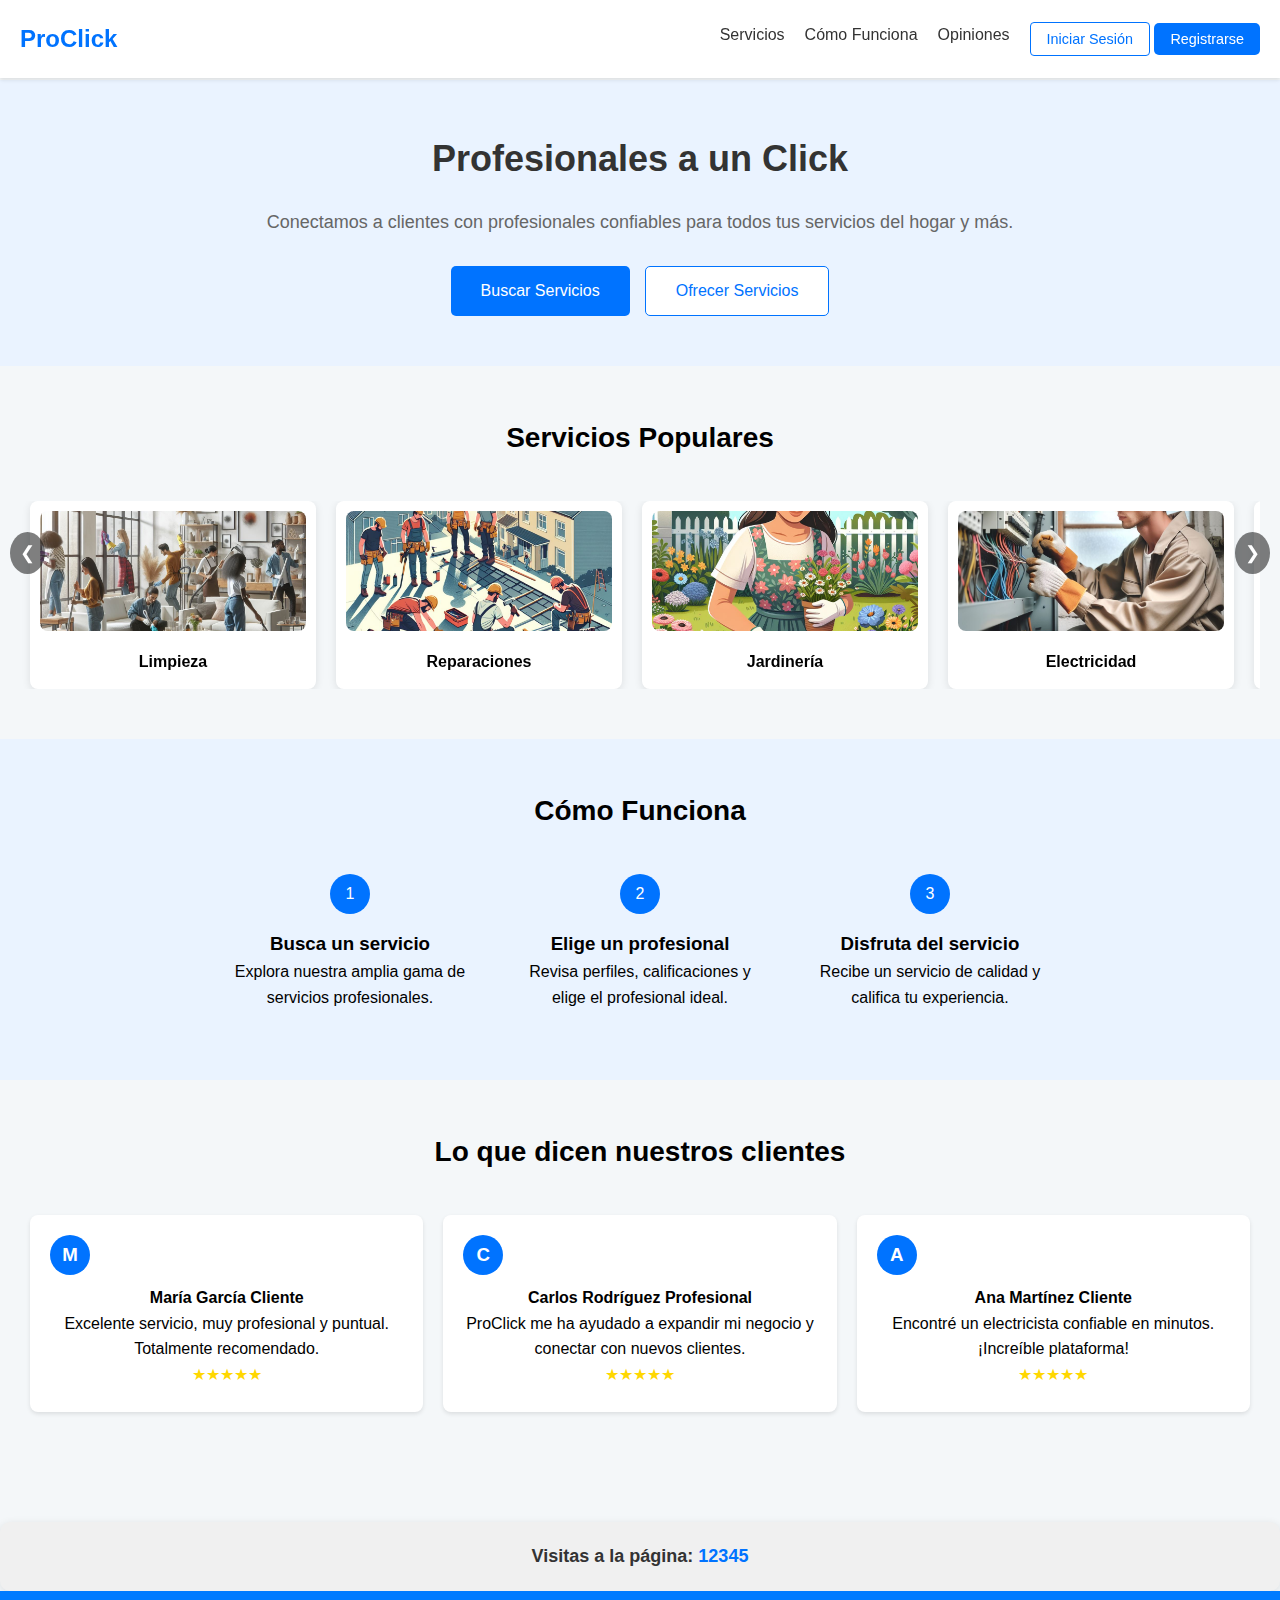
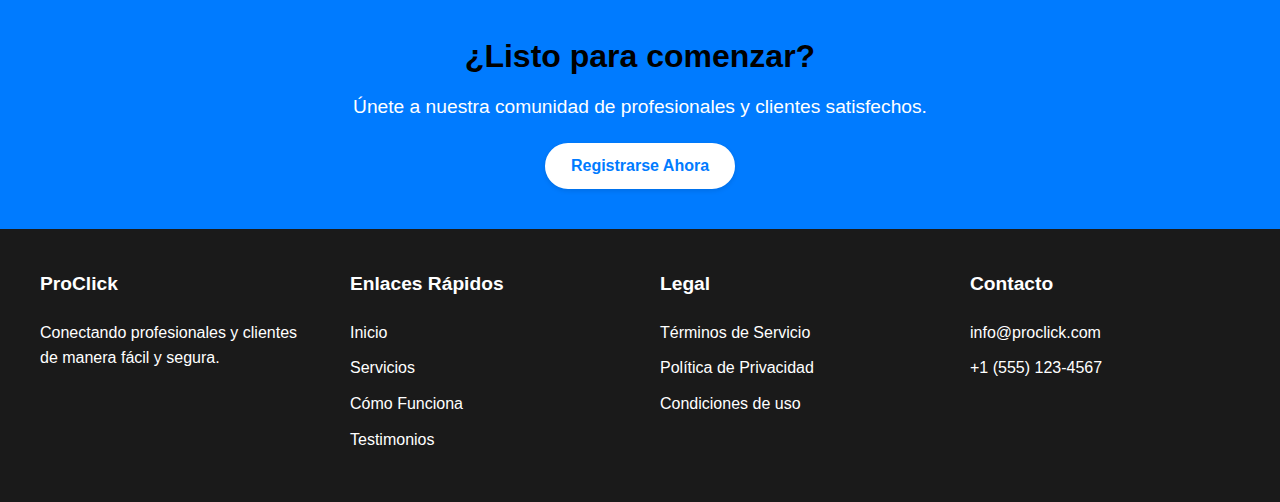
<file: index.html>
<!DOCTYPE html>
<html lang="es">
<head>
    <meta charset="UTF-8">
    <meta name="viewport" content="width=device-width, initial-scale=1.0">
    <title>ProClick - Profesionales a un Click</title>
    <link rel="stylesheet" href="styles.css">
</head>
<body>
    <!-- Navbar -->
    <nav class="navbar">
        <div class="logo">ProClick</div>
        <!-- Agregamos un contenedor que envuelve los enlaces de navegación -->
        <div class="nav-container">
            <ul class="nav-links">
                <li><a href="#services-section">Servicios</a></li>
                <li><a href="#how-it-works-section">Cómo Funciona</a></li>
                <li><a href="#testimonials-section">Opiniones</a></li>
                <!-- Los botones de autenticación se agregan dentro de la lista en modo responsive -->
                <li class="auth-links">
                    <button class="login-btn" onclick="window.location.href='login.html'">Iniciar Sesión</button>
                    <button class="register-btn" onclick="window.location.href='register.html'">Registrarse</button>
                </li>
            </ul>
        </div>
        <!-- Botón de hamburguesa -->
        <button class="hamburger" id="hamburger">&#9776;</button>
    </nav>

    <!-- Hero Section -->
    <section class="hero">
        <h1>Profesionales a un Click</h1>
        <p>Conectamos a clientes con profesionales confiables para todos tus servicios del hogar y más.</p>
        <div class="hero-buttons">
            <button class="btn-primary" onclick="window.location.href='login.html'">Buscar Servicios</button>
            <button class="btn-secondary" onclick="window.location.href='login.html'">Ofrecer Servicios</button>
        </div>
    </section>


   <!-- Servicios Section -->
   <section id="services-section" class="services">
       <h2>Servicios Populares</h2>
       <div class="carousel-container">
           <div class="service-cards" id="service-cards">
               <div class="service-card">
                   <img src="Designer.jpeg" alt="Diseño de logos" class="service-img">
                   <div class="service-info">
                       <h3>Limpieza</h3>
                   </div>
               </div>
               <div class="service-card">
                   <img src="repara.jpeg" alt="Diseño de logos" class="service-img">
                   <div class="service-info">
                       <h3>Reparaciones</h3>
                   </div>
               </div>
               <div class="service-card">
                   <img src="jardineria.jpeg" alt="Diseño de logos" class="service-img">
                   <div class="service-info">
                       <h3>Jardinería</h3>
                   </div>
               </div>
               <div class="service-card">
                   <img src="electri.jpeg" alt="Diseño de logos" class="service-img">
                   <div class="service-info">
                       <h3>Electricidad</h3>
                   </div>
               </div>
               <div class="service-card">
                   <img src="plo.jpeg" alt="Diseño de logos" class="service-img">
                   <div class="service-info">
                       <h3>Plomería</h3>
                   </div>
               </div>
               <div class="service-card">
                   <img src="pintura.jpeg" alt="Diseño de logos" class="service-img">
                   <div class="service-info">
                       <h3>Pintura</h3>
                   </div>
               </div>
           </div>
       </div>
       <button class="prev" onclick="slide(-1)">&#10094;</button>
       <button class="next" onclick="slide(1)">&#10095;</button>
   </section>
   
    
    
    <!-- Cómo Funciona Section -->
    <section id="how-it-works-section" class="how-it-works">
        <h2>Cómo Funciona</h2>
        <div class="steps">
            <div class="step">
                <span class="step-number">1</span>
                <h3>Busca un servicio</h3>
                <p>Explora nuestra amplia gama de servicios profesionales.</p>
            </div>
            <div class="step">
                <span class="step-number">2</span>
                <h3>Elige un profesional</h3>
                <p>Revisa perfiles, calificaciones y elige el profesional ideal.</p>
            </div>
            <div class="step">
                <span class="step-number">3</span>
                <h3>Disfruta del servicio</h3>
                <p>Recibe un servicio de calidad y califica tu experiencia.</p>
            </div>
        </div>
    </section>

    <!-- Testimonios Section -->
    <section id="testimonials-section" class="testimonials">
        <h2>Lo que dicen nuestros clientes</h2>
        <div class="testimonials-cards">
            <div class="testimonial-card">
                <h3>M</h3>
                <h4>María García <span>Cliente</span></h4>
                <p>Excelente servicio, muy profesional y puntual. Totalmente recomendado.</p>
                <div class="stars">★★★★★</div>
            </div>
            <div class="testimonial-card">
                <h3>C</h3>
                <h4>Carlos Rodríguez <span>Profesional</span></h4>
                <p>ProClick me ha ayudado a expandir mi negocio y conectar con nuevos clientes.</p>
                <div class="stars">★★★★★</div>
            </div>
            <div class="testimonial-card">
                <h3>A</h3>
                <h4>Ana Martínez <span>Cliente</span></h4>
                <p>Encontré un electricista confiable en minutos. ¡Increíble plataforma!</p>
                <div class="stars">★★★★★</div>
            </div>
        </div>
    </section>

    <!-- Visitas -->
    <div id="visit-counter">
        <p>Visitas a la página: <span id="visit-count">12345</span></p>
    </div>
    <!-- Sección final de llamada a la acción -->
    <section class="cta-section">
        <div class="cta-content">
            <h2>¿Listo para comenzar?</h2>
            <p>Únete a nuestra comunidad de profesionales y clientes satisfechos.</p>
            <button class="cta-button" onclick="window.location.href='register.html'">Registrarse Ahora</button>
        </div>
    </section> 
    <!-- Footer -->
    <footer class="footer">
        <div class="footer-container">
            <div class="footer-column">
                <h4>ProClick</h4>
                <p>Conectando profesionales y clientes de manera fácil y segura.</p>
            </div>
            <div class="footer-column">
                <h4>Enlaces Rápidos</h4>
                <ul>
                    <li><a href="#">Inicio</a></li>
                    <li><a href="#">Servicios</a></li>
                    <li><a href="#">Cómo Funciona</a></li>
                    <li><a href="#">Testimonios</a></li>
                </ul>
            </div>
            <div class="footer-column">
                <h4>Legal</h4>
                <ul>
                    <li><a href="terminos.html">Términos de Servicio</a></li>
                    <li><a href="politica.html">Política de Privacidad</a></li>
                    <li><a href="condiciones.html">Condiciones de uso</a></li>
                </ul>
            </div>
            <div class="footer-column">
                <h4>Contacto</h4>
                <ul>
                    <li><a href="contacto.html">info@proclick.com</a></li>
                    <li><a href="contacto.html">+1 (555) 123-4567</a></li>
                </ul>
            </div>
        </div>
    </footer>


    <script src="scripts.js"></script>
</body>
</html>
</file>
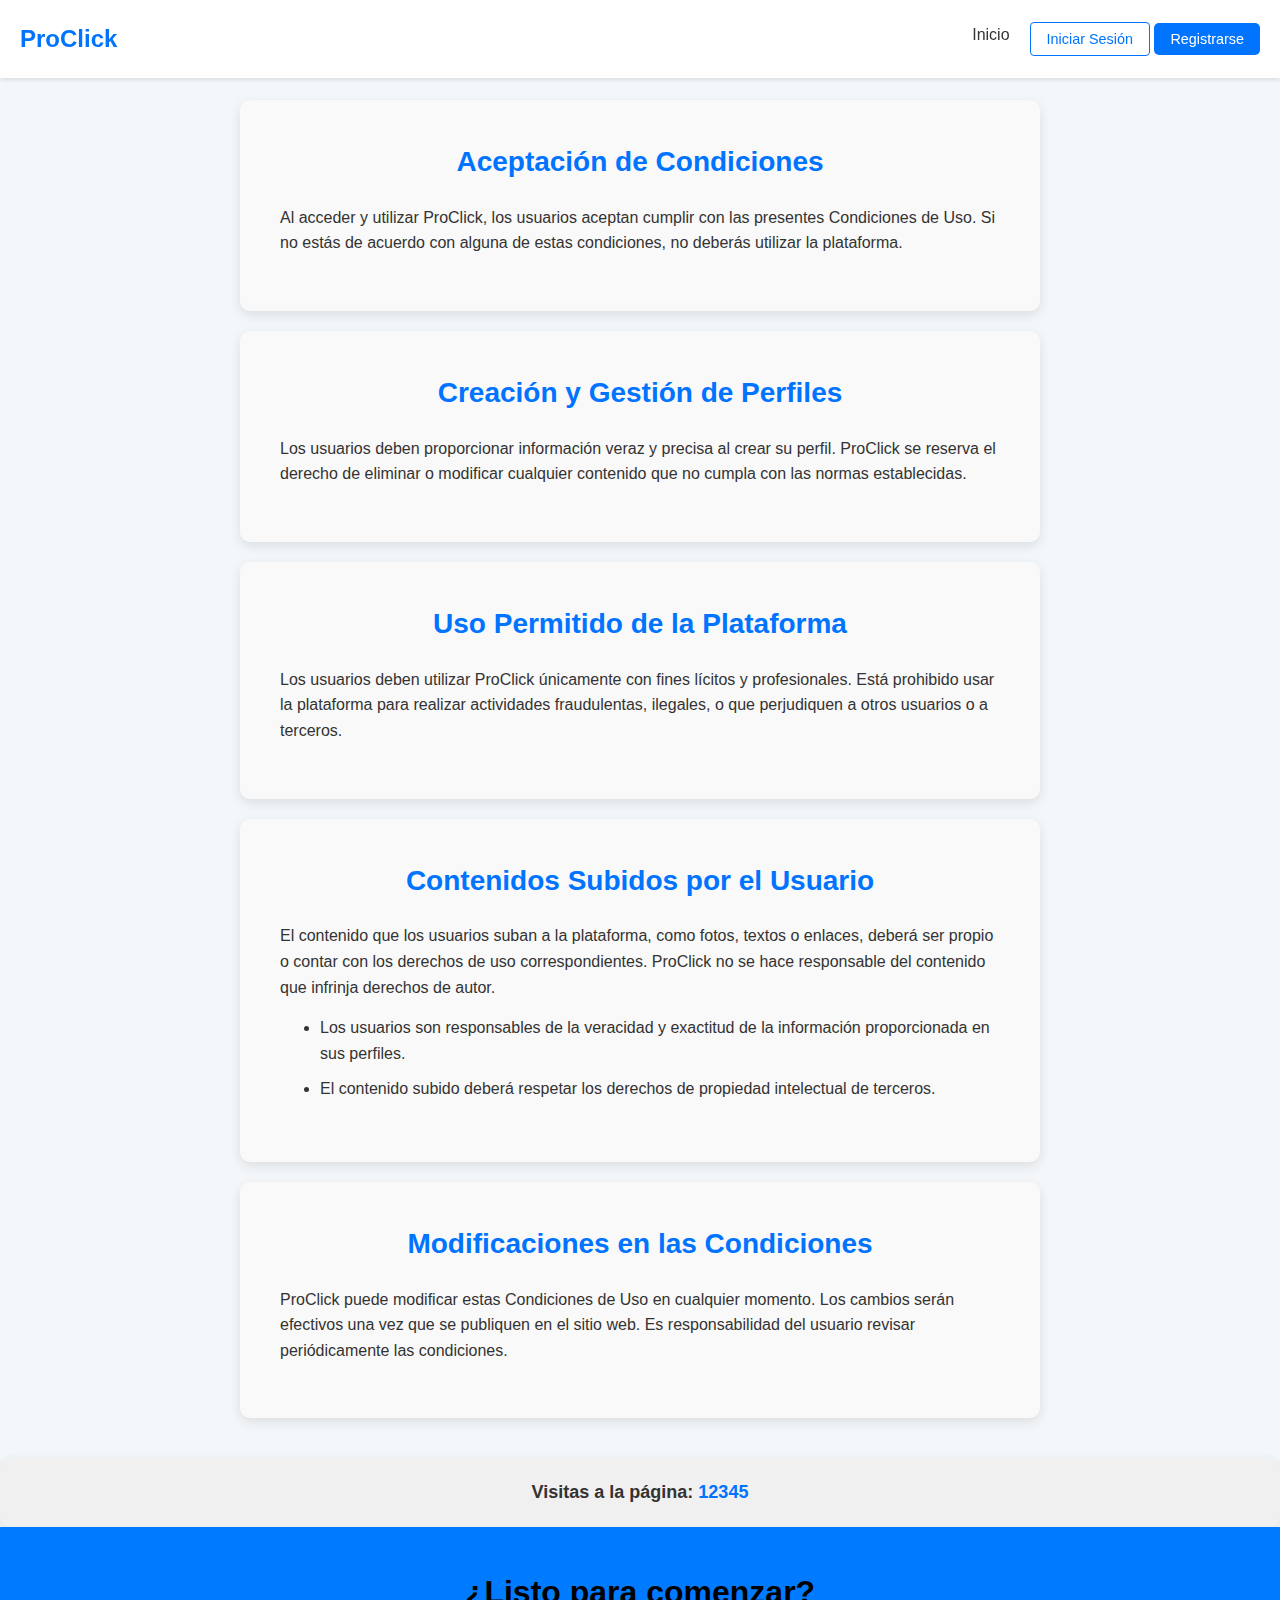
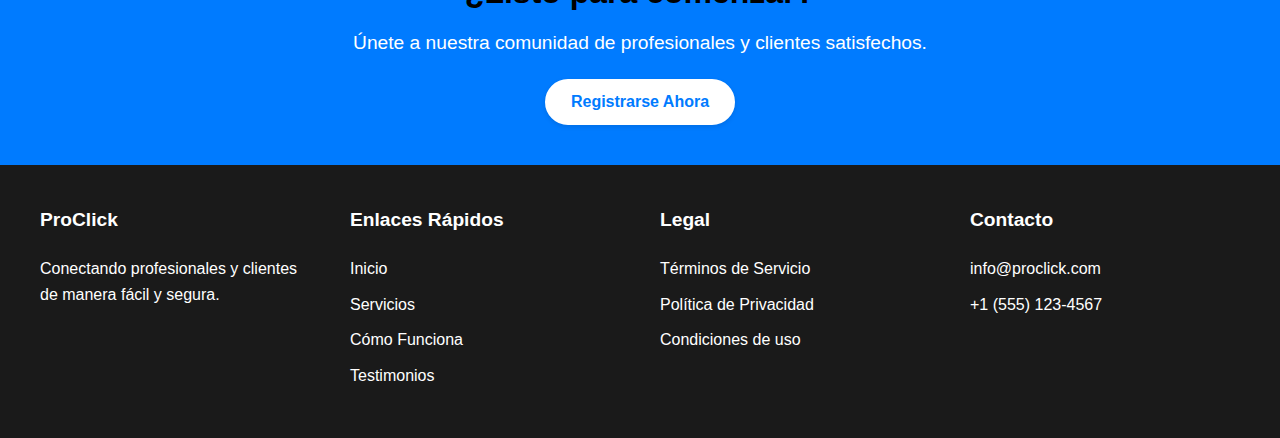
<file: condiciones.html>
<!DOCTYPE html>
<html lang="es">
<head>
    <meta charset="UTF-8">
    <meta name="viewport" content="width=device-width, initial-scale=1.0">
    <title>ProClick - Profesionales a un Click</title>
    <link rel="stylesheet" href="styles.css">
</head>
<body>
    <!-- Navbar -->
    <nav class="navbar">
        <div class="logo"onclick="window.location.href='index.html'">ProClick</div>
        <!-- Agregamos un contenedor que envuelve los enlaces de navegación -->
        <div class="nav-container">
            <ul class="nav-links">
                <li><a href="index.html">Inicio</a></li>
                <!-- Los botones de autenticación se agregan dentro de la lista en modo responsive -->
                <li class="auth-links">
                    <button class="login-btn" onclick="window.location.href='login.html'">Iniciar Sesión</button>
                    <button class="register-btn" onclick="window.location.href='register.html'">Registrarse</button>
                </li>
            </ul>
        </div>
        <!-- Botón de hamburguesa -->
        <button class="hamburger" id="hamburger">&#9776;</button>
    </nav>
<!-- Sección principal de condiciones -->
<section class="condiciones">
    <h1>Aceptación de Condiciones</h1>
    <p>Al acceder y utilizar ProClick, los usuarios aceptan cumplir con las presentes Condiciones de Uso. Si no estás de acuerdo con alguna de estas condiciones, no deberás utilizar la plataforma.</p>
</section>
<!-- Sección Creación y Gestión de Perfiles -->
<section class="condiciones">
    <h1>Creación y Gestión de Perfiles</h1>
    <p>Los usuarios deben proporcionar información veraz y precisa al crear su perfil. ProClick se reserva el derecho de eliminar o modificar cualquier contenido que no cumpla con las normas establecidas.</p>
</section>
<!-- Sección Uso Permitido de la Plataforma -->
<section class="condiciones">
    <h1>Uso Permitido de la Plataforma</h1>
    <p>Los usuarios deben utilizar ProClick únicamente con fines lícitos y profesionales. Está prohibido usar la plataforma para realizar actividades fraudulentas, ilegales, o que perjudiquen a otros usuarios o a terceros.</p>
</section>
<!-- Sección Contenidos Subidos por el Usuario -->
<section class="condiciones">
    <h1>Contenidos Subidos por el Usuario</h1>
    <p>El contenido que los usuarios suban a la plataforma, como fotos, textos o enlaces, deberá ser propio o contar con los derechos de uso correspondientes. ProClick no se hace responsable del contenido que infrinja derechos de autor.</p>
    <ul>
        <li>Los usuarios son responsables de la veracidad y exactitud de la información proporcionada en sus perfiles.</li>
        <li>El contenido subido deberá respetar los derechos de propiedad intelectual de terceros.</li>
    </ul>
</section>
<!-- Sección Modificaciones en las Condiciones -->
<section class="condiciones">
    <h1>Modificaciones en las Condiciones</h1>
    <p>ProClick puede modificar estas Condiciones de Uso en cualquier momento. Los cambios serán efectivos una vez que se publiquen en el sitio web. Es responsabilidad del usuario revisar periódicamente las condiciones.</p>
</section>
    
    <!-- Visitas -->
    <div id="visit-counter">
        <p>Visitas a la página: <span id="visit-count">12345</span></p>
    </div>
     <!-- Sección final de llamada a la acción -->
    <section class="cta-section">
        <div class="cta-content">
            <h2>¿Listo para comenzar?</h2>
            <p>Únete a nuestra comunidad de profesionales y clientes satisfechos.</p>
            <button class="cta-button" onclick="window.location.href='register.html'">Registrarse Ahora</button>
        </div>
    </section> 
    <!-- Footer -->
    <footer class="footer">
        <div class="footer-container">
            <div class="footer-column">
                <h4>ProClick</h4>
                <p>Conectando profesionales y clientes de manera fácil y segura.</p>
            </div>
            <div class="footer-column">
                <h4>Enlaces Rápidos</h4>
                <ul>
                    <li><a href="index.html">Inicio</a></li>
                    <li><a href="index.html">Servicios</a></li>
                    <li><a href="index.html">Cómo Funciona</a></li>
                    <li><a href="index.html">Testimonios</a></li>
                </ul>
            </div>
            <div class="footer-column">
                <h4>Legal</h4>
                <ul>
                    <li><a href="terminos.html">Términos de Servicio</a></li>
                    <li><a href="politica.html">Política de Privacidad</a></li>
                    <li><a href="condiciones.html">Condiciones de uso</a></li>
                </ul>
            </div>
            <div class="footer-column">
                <h4>Contacto</h4>
                <ul>
                    <li><a href="contacto.html">info@proclick.com</a></li>
                    <li><a href="contacto.html">+1 (555) 123-4567</a></li>
                    
                </ul>
            </div>
        </div>
    </footer>
    
    <script src="scripts.js"></script>
</body>
</html>
</file>
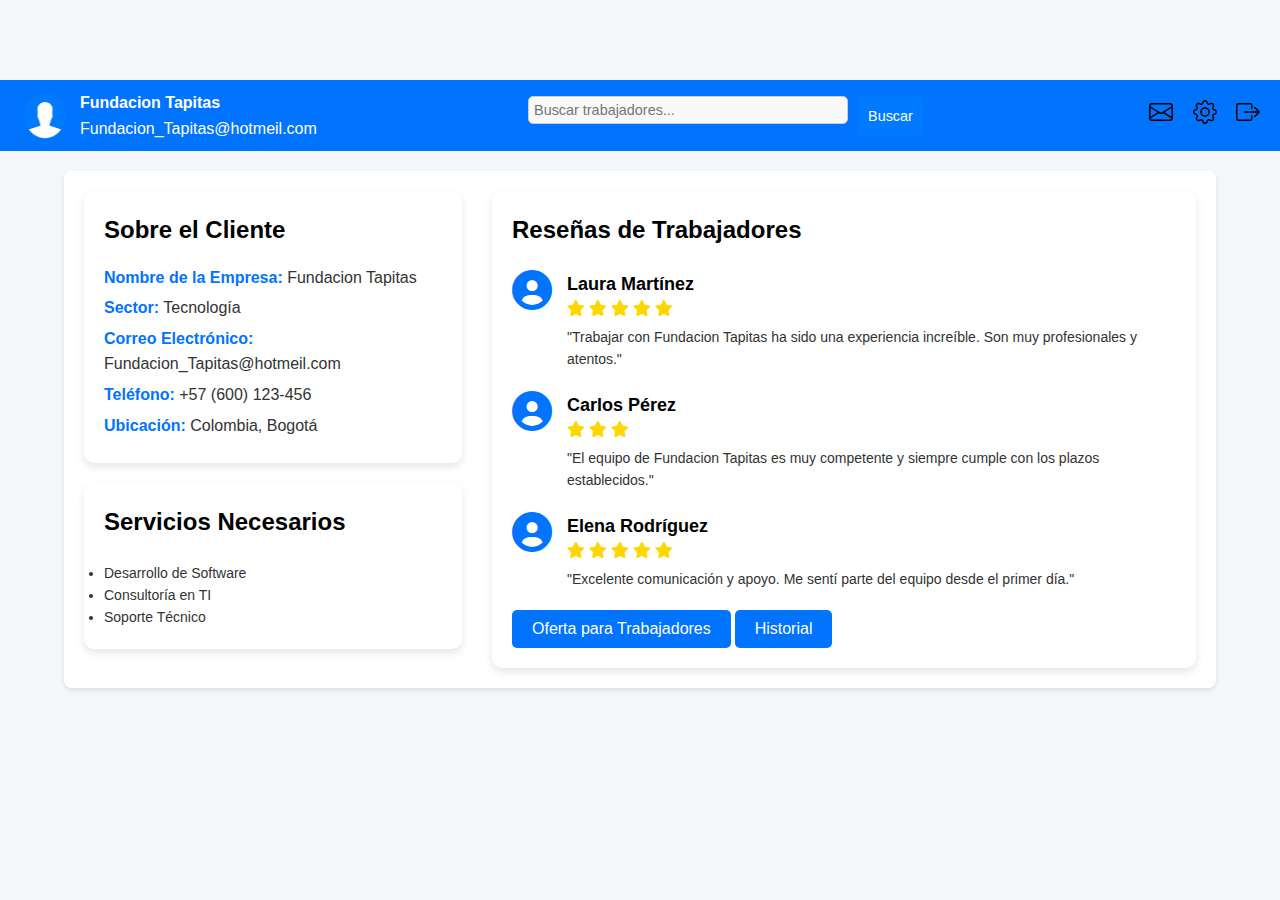
<file: dashboardCli.html>
<!DOCTYPE html>
<html lang="es">
<head>
    <meta charset="UTF-8">
    <meta name="viewport" content="width=device-width, initial-scale=1.0">
    <title>Dashboard del Cliente</title>
    <link rel="stylesheet" href="styles.css">
    <link rel="stylesheet" href="https://cdnjs.cloudflare.com/ajax/libs/font-awesome/6.0.0-beta3/css/all.min.css">
</head>

<body>
    <!-- Barra superior -->
    <header class="main-header">
        <div class="user-info">
            <img src="profile-image.png" alt="Imagen del Cliente" class="profile-img">
            <div class="user-name">
                <strong>Fundacion Tapitas </strong>
                <p>Fundacion_Tapitas@hotmeil.com</p>
            </div>
        </div>
        <div class="search-bar">
            <input type="text" placeholder="Buscar trabajadores...">
            <button>Buscar</button>
        </div>
        <div class="nav-icons">
            <img src="noti-icon.svg" alt="Notificaciones" class="icon">
            <img src="settings-icon.svg" alt="Configuraciones" class="icon">
            <img src="logout-icon.svg" alt="Cerrar Sesión" class="icon">
        </div>
    </header>

    <!-- Contenedor principal -->
    <div class="container">
        <!-- Columna de la izquierda (Información del Cliente) -->
        <section class="sidebar-left">
            <!-- Sección "Sobre el Cliente" -->
            <div class="about-section">
                <h3>Sobre el Cliente</h3>
                <p><strong>Nombre de la Empresa:</strong> Fundacion Tapitas </p>
                <p><strong>Sector:</strong> Tecnología</p>
                <p><strong>Correo Electrónico:</strong> Fundacion_Tapitas@hotmeil.com</p>
                <p><strong>Teléfono:</strong> +57 (600) 123-456</p>
                <p><strong>Ubicación:</strong> Colombia, Bogotá</p>
            </div>

            <!-- Sección "Servicios Necesarios" -->
            <div class="services-section">
                <h3>Servicios Necesarios</h3>
                <ul>
                    <li>Desarrollo de Software</li>
                    <li>Consultoría en TI</li>
                    <li>Soporte Técnico</li>
                </ul>
            </div>
        </section>

        <!-- Columna de la derecha (Reseñas de Trabajadores) -->
        <div class="review-section">
            <h2>Reseñas de Trabajadores</h2>
            
            <div class="review">
                <div class="review-icon">
                    <i class="fas fa-user-circle"></i>
                </div>
                <div class="review-content">
                    <strong>Laura Martínez</strong>
                    <div class="stars">
                        <i class="fas fa-star"></i>
                        <i class="fas fa-star"></i>
                        <i class="fas fa-star"></i>
                        <i class="fas fa-star"></i>
                        <i class="fas fa-star"></i>
                    </div>
                    <p>"Trabajar con Fundacion Tapitas  ha sido una experiencia increíble. Son muy profesionales y atentos."</p>
                </div>
            </div>

            <div class="review">
                <div class="review-icon">
                    <i class="fas fa-user-circle"></i>
                </div>
                <div class="review-content">
                    <strong>Carlos Pérez</strong>
                    <div class="stars">
                        <i class="fas fa-star"></i>
                        <i class="fas fa-star"></i>
                        <i class="fas fa-star"></i>
                        
                    </div>
                    <p>"El equipo de Fundacion Tapitas  es muy competente y siempre cumple con los plazos establecidos."</p>
                </div>
            </div>

            <div class="review">
                <div class="review-icon">
                    <i class="fas fa-user-circle"></i>
                </div>
                <div class="review-content">
                    <strong>Elena Rodríguez</strong>
                    <div class="stars">
                        <i class="fas fa-star"></i>
                        <i class="fas fa-star"></i>
                        <i class="fas fa-star"></i>
                        <i class="fas fa-star"></i>
                        <i class="fas fa-star"></i>
                    </div>
                    <p>"Excelente comunicación y apoyo. Me sentí parte del equipo desde el primer día."</p>
                </div>
            </div>

            <div class="offer-section">
                <button onclick="location.href='ServicioClie.html'" class="offer-btn">Oferta para Trabajadores</button>
                <button onclick="location.href='historial.html'" class="offer-btn">Historial</button>
            </div>
        </div>
    </div>
</body>
</html>
</file>
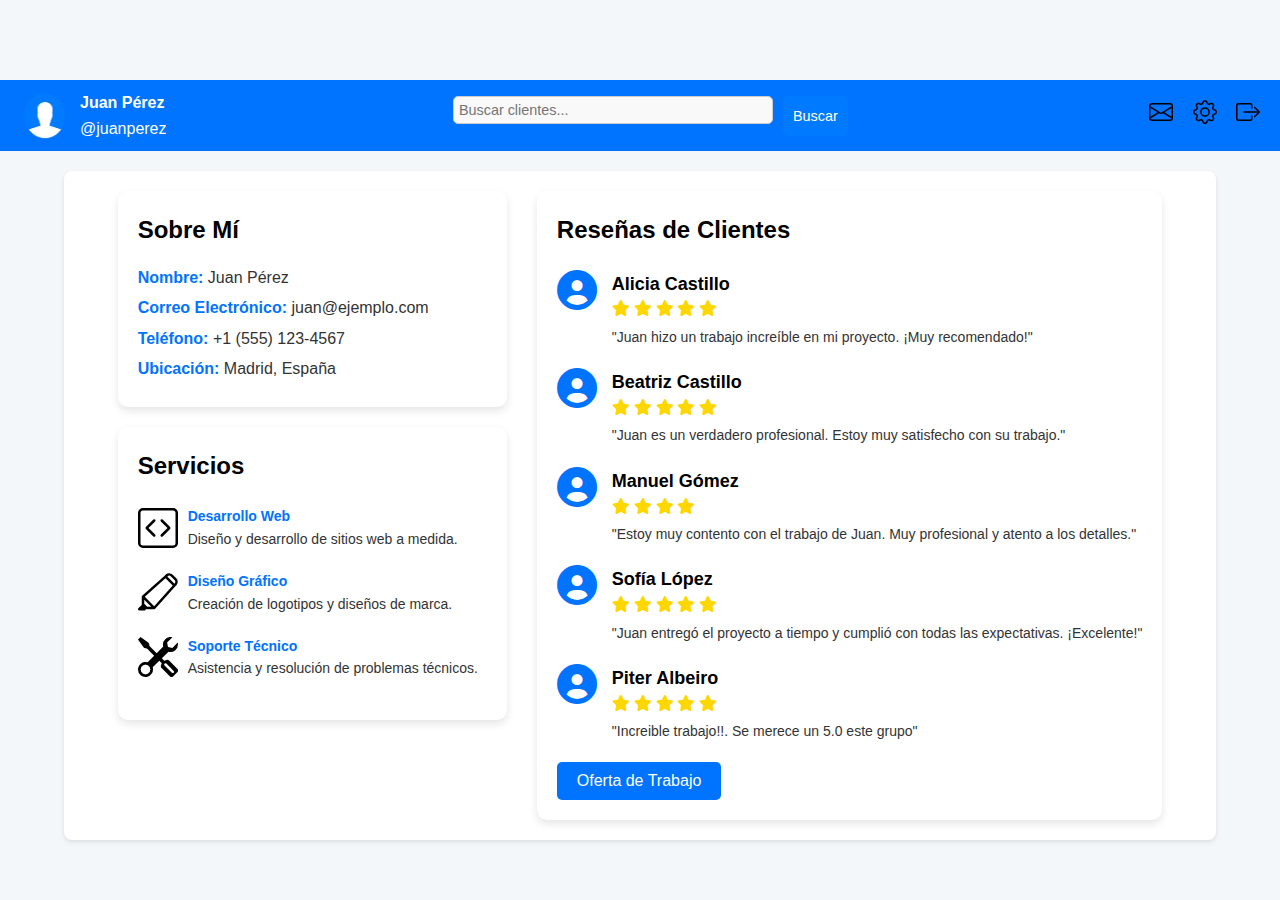
<file: dashboardPro.html>
<!DOCTYPE html>
<html lang="es">
<head>
    <meta charset="UTF-8">
    <meta name="viewport" content="width=device-width, initial-scale=1.0">
    <title>Dashboard Profesional</title>
    <link rel="stylesheet" href="styles.css">
    <head>
    <link rel="stylesheet" href="https://cdnjs.cloudflare.com/ajax/libs/font-awesome/6.0.0-beta3/css/all.min.css">
    </head>
    
</head>

<body>
    

    <!-- Barra superior -->
    <header class="main-header">
        <div class="user-info">
            <img src="profile-image.png" alt="Imagen del Perfil" class="profile-img">
            <div class="user-name">
                <strong>Juan Pérez</strong>
                <p>@juanperez</p>
            </div>
        </div>
        <div class="search-bar">
            <input type="text" placeholder="Buscar clientes...">
            <button>Buscar</button>
        </div>
        <div class="nav-icons">
            <img src="noti-icon.svg" alt="Mensajes" class="icon">
            <img src="settings-icon.svg" alt="Configuraciones" class="icon">
            <img src="logout-icon.svg" alt="Cerrar Sesión" class="icon">
        </div>
    </header>
     

    <!-- Contenedor principal -->
    <div class="container">
        
        <!-- Columna de la izquierda (Secciones separadas) -->
        <section class="sidebar-left">
            
            <!-- Sección "Sobre Mí" en su propio contenedor -->
            <div class="about-section">
                <h3>Sobre Mí</h3>
                <p><strong>Nombre:</strong> Juan Pérez</p>
                <p><strong>Correo Electrónico:</strong> juan@ejemplo.com</p>
                <p><strong>Teléfono:</strong> +1 (555) 123-4567</p>
                <p><strong>Ubicación:</strong> Madrid, España</p>
            </div>
            

            <!-- Sección "Servicios" en su propio contenedor -->
            <div class="services-section">
                <h3>Servicios</h3>
                <div class="service">
                    <img src="web-dev-icon.svg" alt="Desarrollo Web" class="service-icon">
                    <div>
                        <strong>Desarrollo Web</strong>
                        <p>Diseño y desarrollo de sitios web a medida.</p>
                    </div>
                </div>
                <div class="service">
                    <img src="graphic-design-icon.svg" alt="Diseño Gráfico" class="service-icon">
                    <div>
                        <strong>Diseño Gráfico</strong>
                        <p>Creación de logotipos y diseños de marca.</p>
                    </div>
                </div>
                <div class="service">
                    <img src="support-icon.svg" alt="Soporte Técnico" class="service-icon">
                    <div>
                        <strong>Soporte Técnico</strong>
                        <p>Asistencia y resolución de problemas técnicos.</p>
                    </div>
                </div>
            </div>
        </section>

        


        <!-- Columna de la derecha (Reseñas) -->
        <div class="review-section">
            <h2>Reseñas de Clientes</h2>
            
            <div class="review">
                <div class="review-icon">
                    <i class="fas fa-user-circle"></i>
                </div>
                <div class="review-content">
                    <strong>Alicia Castillo</strong>
                    <div class="stars">
                        <i class="fas fa-star"></i>
                        <i class="fas fa-star"></i>
                        <i class="fas fa-star"></i>
                        <i class="fas fa-star"></i>
                        <i class="fas fa-star"></i>
                    </div>
                    <p>"Juan hizo un trabajo increíble en mi proyecto. ¡Muy recomendado!"</p>
                </div>
            </div>
        
            <div class="review">
                <div class="review-icon">
                    <i class="fas fa-user-circle"></i>
                </div>
                <div class="review-content">
                    <strong>Beatriz Castillo</strong>
                    <div class="stars">
                        <i class="fas fa-star"></i>
                        <i class="fas fa-star"></i>
                        <i class="fas fa-star"></i>
                        <i class="fas fa-star"></i>
                        <i class="fas fa-star"></i>
                    </div>
                    <p>"Juan es un verdadero profesional. Estoy muy satisfecho con su trabajo."</p>
                </div>
            </div>

            <!-- Reseña adicional 1 -->
            <div class="review">
                <div class="review-icon">
                    <i class="fas fa-user-circle"></i>
                </div>
                <div class="review-content">
                    <strong>Manuel Gómez</strong>
                    <div class="stars">
                        <i class="fas fa-star"></i>
                        <i class="fas fa-star"></i>
                        <i class="fas fa-star"></i>
                        <i class="fas fa-star"></i>
                       
                    </div>
                    <p>"Estoy muy contento con el trabajo de Juan. Muy profesional y atento a los detalles."</p>
                </div>
            </div>

            <!-- Reseña adicional 2 -->
            <div class="review">
                <div class="review-icon">
                    <i class="fas fa-user-circle"></i>
                </div>
                <div class="review-content">
                    <strong>Sofía López</strong>
                    <div class="stars">
                        <i class="fas fa-star"></i>
                        <i class="fas fa-star"></i>
                        <i class="fas fa-star"></i>
                        <i class="fas fa-star"></i>
                        <i class="fas fa-star"></i>
                    </div>
                    <p>"Juan entregó el proyecto a tiempo y cumplió con todas las expectativas. ¡Excelente!"</p>
                </div>
            </div>
            <div class="review">
                <div class="review-icon">
                    <i class="fas fa-user-circle"></i>
                </div>
                <div class="review-content">
                    <strong>Piter Albeiro</strong>
                    <div class="stars">
                        <i class="fas fa-star"></i>
                        <i class="fas fa-star"></i>
                        <i class="fas fa-star"></i>
                        <i class="fas fa-star"></i>
                        <i class="fas fa-star"></i>
                    </div>
                    <p>"Increible trabajo!!. Se merece un 5.0 este grupo"</p>
                </div>
            </div>

            <!-- Botón debajo de todas las reseñas -->
            <div class="offer-section">
                <button onclick="location.href='Service a_r.html'" class="offer-btn">Oferta de Trabajo</button>
            </div>
        </div>
    </div>

</body>
</html>
</file>
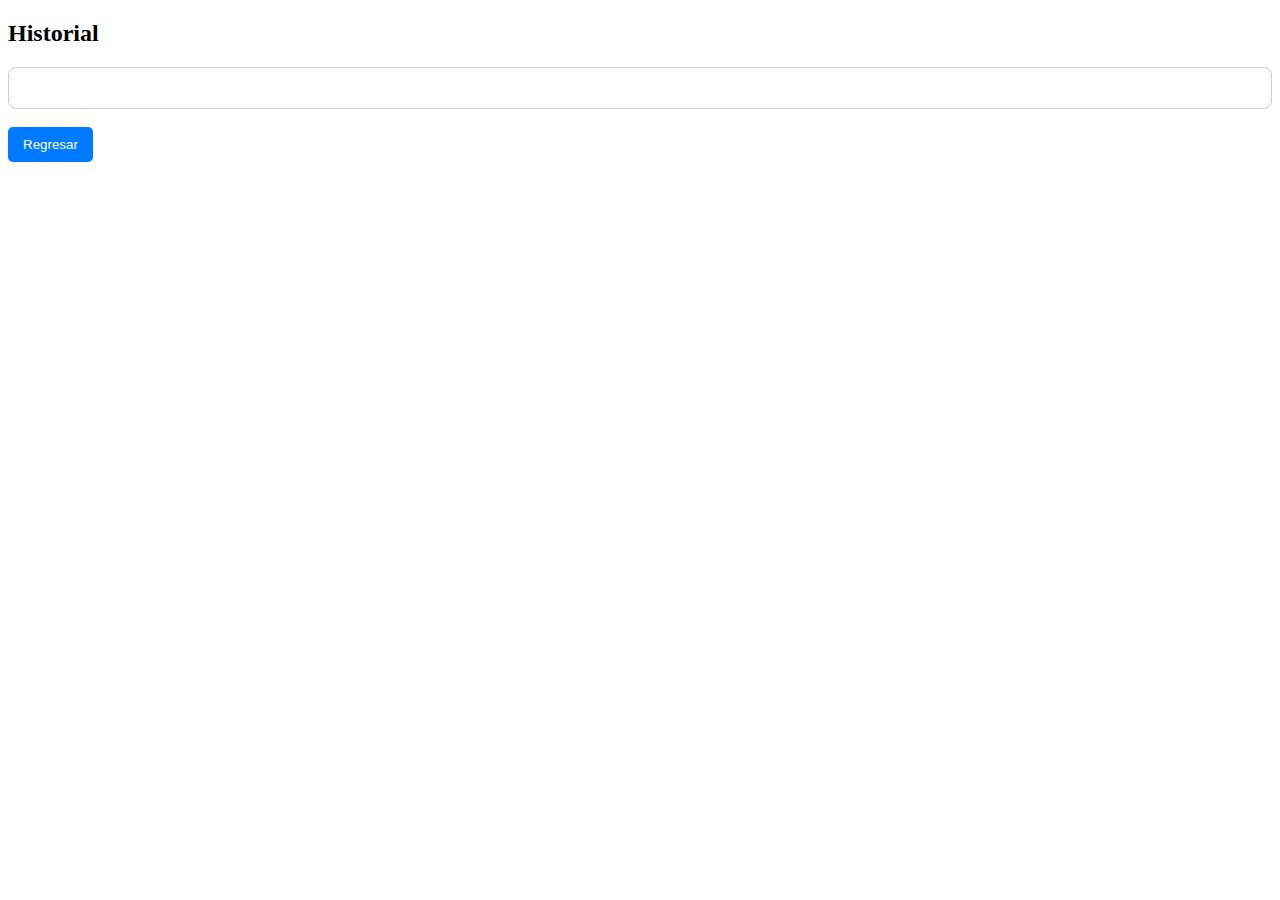
<file: historial.html>
<!DOCTYPE html>
<html lang="es">
<head>
    <meta charset="UTF-8">
    <meta name="viewport" content="width=device-width, initial-scale=1.0">
    <title>ProClick</title>
</head>
<body>
   

    <!-- Sección de Historial -->
    <section id="history-reviews-section" class="review-section">
        <h2>Historial</h2>
        <div style="background-color: white; padding: 20px; border: 1px solid #ccc; border-radius: 8px; margin-top: 20px;">
            
        </div>

        <br>
        <div class="button-section">
            <button onclick="location.href='dashboardPro.html'" style="background-color: #007BFF; color: white; border: none; padding: 10px 15px; border-radius: 5px; cursor: pointer;">Regresar</button>
        </div>
    </section>

   
           
    </footer>

    <script src="scripts.js"></script>
</body>
</html>
</file>
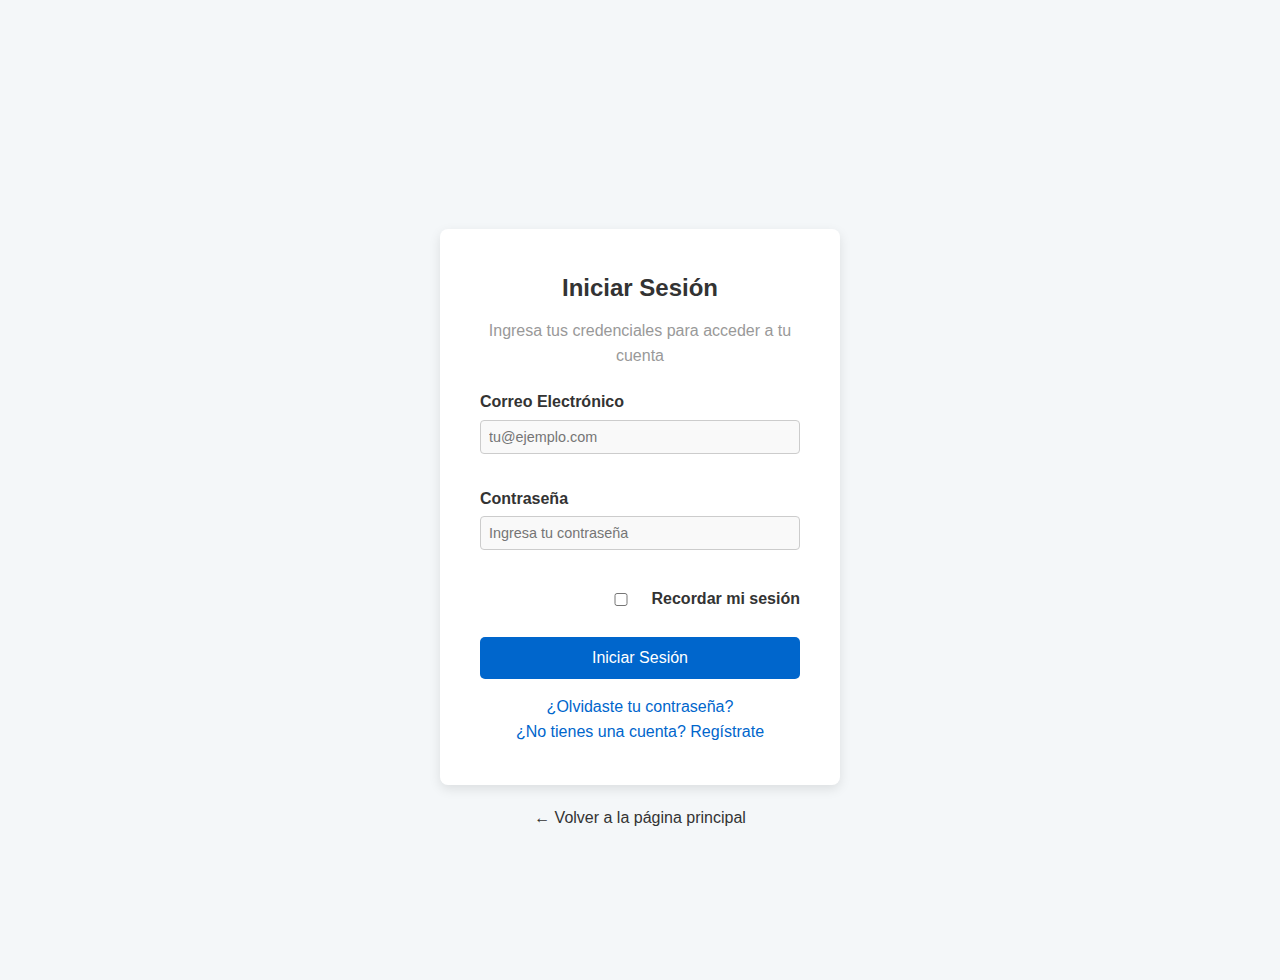
<file: login.html>
<!DOCTYPE html>
<html lang="es">
<head>
    <meta charset="UTF-8">
    <meta name="viewport" content="width=device-width, initial-scale=1.0">
    <title>Iniciar Sesión</title>
    <link rel="stylesheet" href="styles.css">
</head>
<body>
    <div class="login-container">
        <div class="login-box">
            <h2>Iniciar Sesión</h2>
            <p>Ingresa tus credenciales para acceder a tu cuenta</p>
            <form action="#">
                <div class="input-group">
                    <label for="email">Correo Electrónico</label>
                    <input type="email" id="email" name="email" placeholder="tu@ejemplo.com" required>
                </div>
                <div class="input-group">
                    <label for="password">Contraseña</label>
                    <input type="password" id="password" name="password" placeholder="Ingresa tu contraseña" required>
                </div>
                <div class="input-group remember-me">
                    <input type="checkbox" id="remember">
                    <label for="remember">Recordar mi sesión</label>
                </div>
                <button type="submit" class="loginbtn">Iniciar Sesión</button>
            </form>
            <div class="links">
                <a href="#">¿Olvidaste tu contraseña?</a><br>
                <a href="register.html">¿No tienes una cuenta? Regístrate</a>
            </div>
        </div>
        <a href="index.html" class="back-link">← Volver a la página principal</a>
    </div>
</body>
</html>
</file>
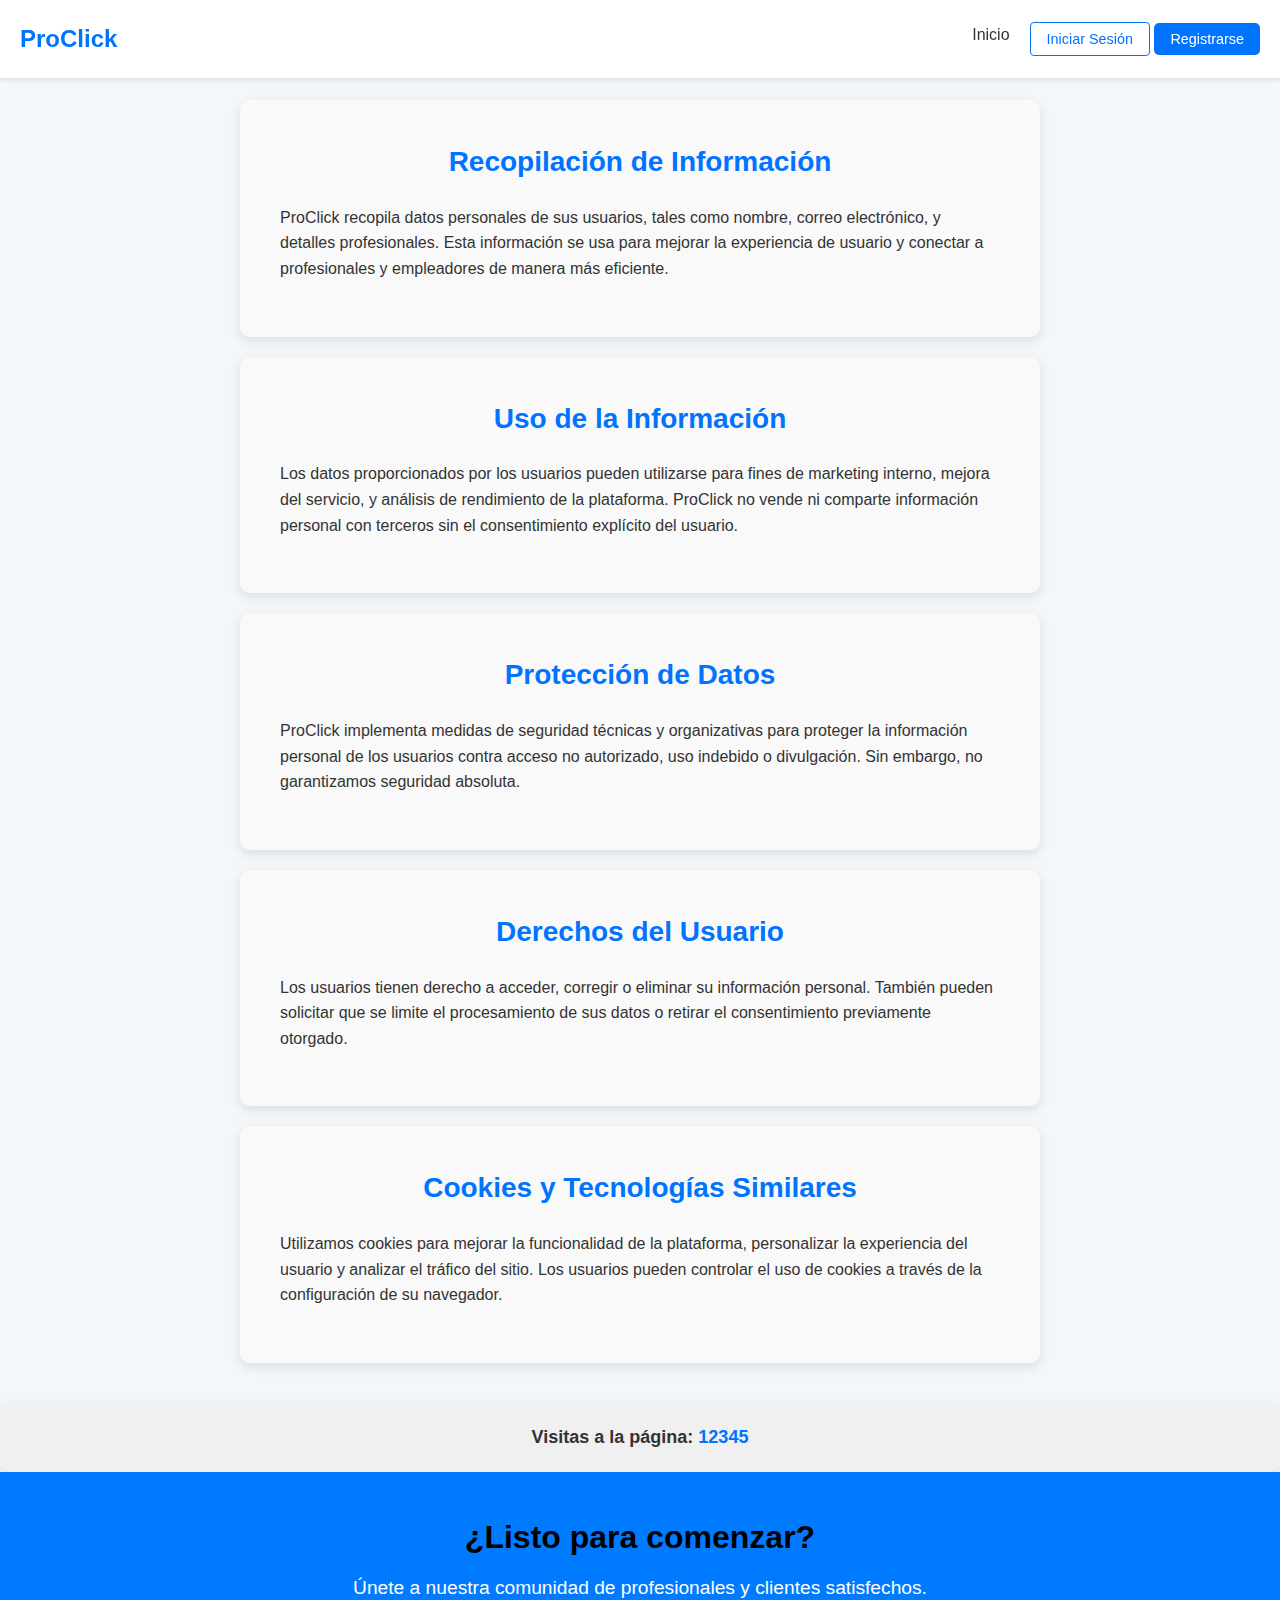
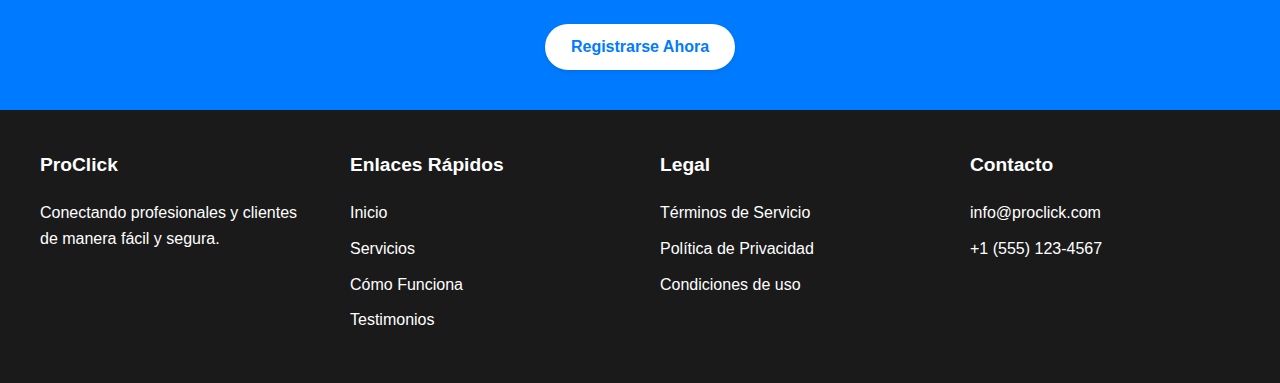
<file: politica.html>
<!DOCTYPE html>
<html lang="es">
<head>
    <meta charset="UTF-8">
    <meta name="viewport" content="width=device-width, initial-scale=1.0">
    <title>ProClick - Profesionales a un Click</title>
    <link rel="stylesheet" href="styles.css">
</head>
<body>
    <!-- Navbar -->
    <nav class="navbar">
        <div class="logo"onclick="window.location.href='index.html'">ProClick</div>
        <!-- Agregamos un contenedor que envuelve los enlaces de navegación -->
        <div class="nav-container">
            <ul class="nav-links">
                <li><a href="index.html">Inicio</a></li>
                <!-- Los botones de autenticación se agregan dentro de la lista en modo responsive -->
                <li class="auth-links">
                    <button class="login-btn" onclick="window.location.href='login.html'">Iniciar Sesión</button>
                    <button class="register-btn" onclick="window.location.href='register.html'">Registrarse</button>
                </li>
            </ul>
        </div>
        <!-- Botón de hamburguesa -->
        <button class="hamburger" id="hamburger">&#9776;</button>
    </nav>
<section class="condiciones">
    <h1>Recopilación de Información</h1>
    <p> ProClick recopila datos personales de sus usuarios, tales como nombre, correo electrónico, y detalles profesionales. Esta información se usa para mejorar la experiencia de usuario y conectar a profesionales y empleadores de manera más eficiente. </p>
</section>
<section class="condiciones">
    <h1> Uso de la Información </h1>
    <p> Los datos proporcionados por los usuarios pueden utilizarse para fines de marketing interno, mejora del servicio, y análisis de rendimiento de la plataforma. ProClick no vende ni comparte información personal con terceros sin el consentimiento explícito del usuario. </p>
</section>
<section class="condiciones">
    <h1> Protección de Datos </h1>
    <p>  ProClick implementa medidas de seguridad técnicas y organizativas para proteger la información personal de los usuarios contra acceso no autorizado, uso indebido o divulgación. Sin embargo, no garantizamos seguridad absoluta. </p>
</section>
<section class="condiciones">
    <h1> Derechos del Usuario </h1>
    <p> Los usuarios tienen derecho a acceder, corregir o eliminar su información personal. También pueden solicitar que se limite el procesamiento de sus datos o retirar el consentimiento previamente otorgado. </p>
</section>
<section class="condiciones">
    <h1> Cookies y Tecnologías Similares </h1>
    <p> Utilizamos cookies para mejorar la funcionalidad de la plataforma, personalizar la experiencia del usuario y analizar el tráfico del sitio. Los usuarios pueden controlar el uso de cookies a través de la configuración de su navegador. </p>
</section>
    
    <!-- Visitas -->
    <div id="visit-counter">
        <p>Visitas a la página: <span id="visit-count">12345</span></p>
    </div>
     <!-- Sección final de llamada a la acción -->
    <section class="cta-section">
        <div class="cta-content">
            <h2>¿Listo para comenzar?</h2>
            <p>Únete a nuestra comunidad de profesionales y clientes satisfechos.</p>
            <button class="cta-button" onclick="window.location.href='register.html'">Registrarse Ahora</button>
        </div>
    </section> 
    <!-- Footer -->
    <footer class="footer">
        <div class="footer-container">
            <div class="footer-column">
                <h4>ProClick</h4>
                <p>Conectando profesionales y clientes de manera fácil y segura.</p>
            </div>
            <div class="footer-column">
                <h4>Enlaces Rápidos</h4>
                <ul>
                    <li><a href="index.html">Inicio</a></li>
                    <li><a href="index.html">Servicios</a></li>
                    <li><a href="index.html">Cómo Funciona</a></li>
                    <li><a href="index.html">Testimonios</a></li>
                </ul>
            </div>
            <div class="footer-column">
                <h4>Legal</h4>
                <ul>
                    <li><a href="terminos.html">Términos de Servicio</a></li>
                    <li><a href="politica.html">Política de Privacidad</a></li>
                    <li><a href="condiciones.html">Condiciones de uso</a></li>
                </ul>
            </div>
            <div class="footer-column">
                <h4>Contacto</h4>
                <ul>
                    <li><a href="contacto.html">info@proclick.com</a></li>
                    <li><a href="contacto.html">+1 (555) 123-4567</a></li>
                    
                </ul>
            </div>
        </div>
    </footer>
    
    <script src="scripts.js"></script>
</body>
</html>
</file>
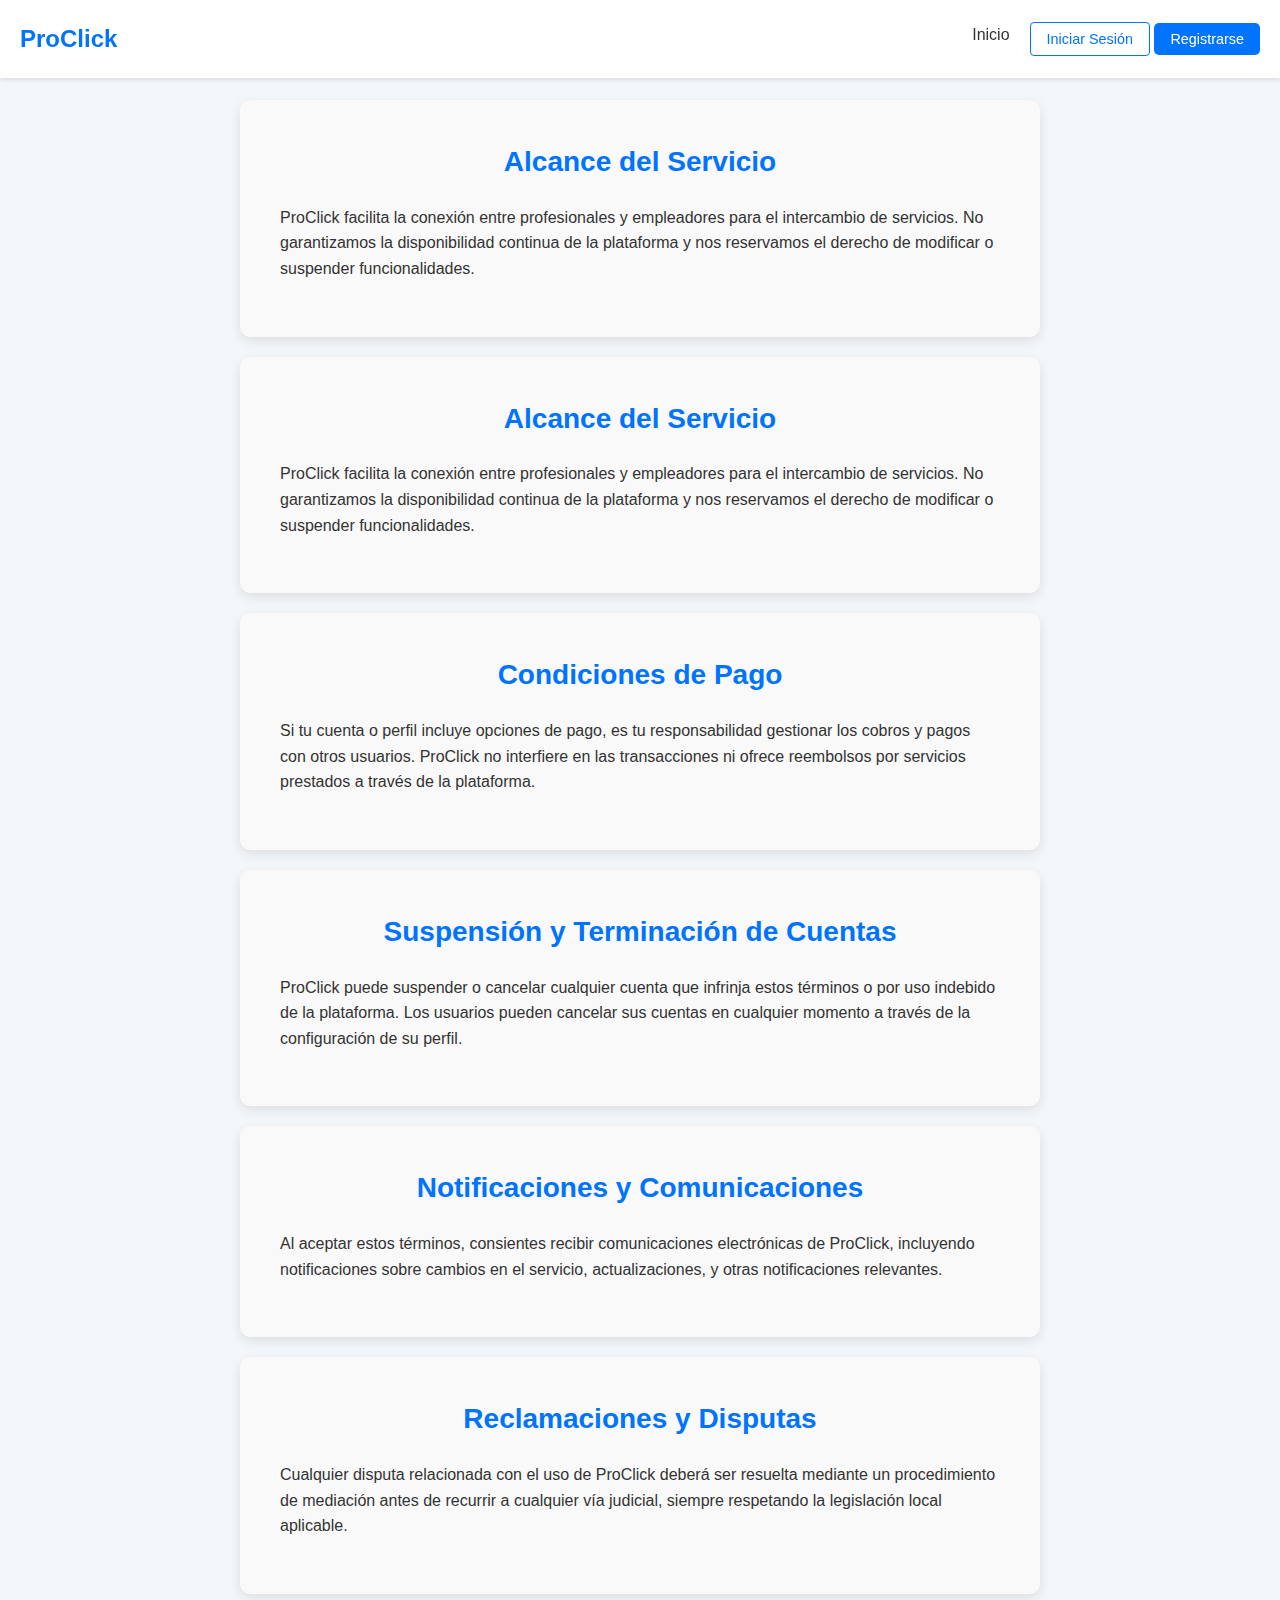
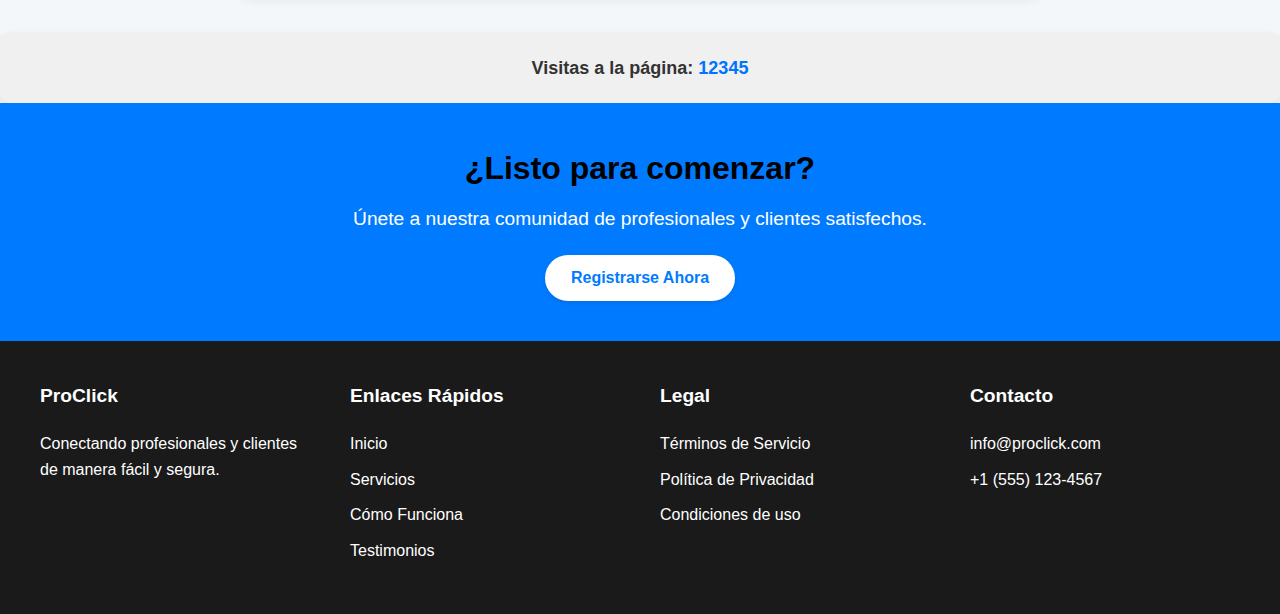
<file: terminos.html>
<!DOCTYPE html>
<html lang="es">
<head>
    <meta charset="UTF-8">
    <meta name="viewport" content="width=device-width, initial-scale=1.0">
    <title>ProClick - Profesionales a un Click</title>
    <link rel="stylesheet" href="styles.css">
</head>
<body>
    <!-- Navbar -->
    <nav class="navbar">
        <div class="logo"onclick="window.location.href='index.html'">ProClick</div>
        <!-- Agregamos un contenedor que envuelve los enlaces de navegación -->
        <div class="nav-container">
            <ul class="nav-links">
                <li><a href="index.html">Inicio</a></li>
                <!-- Los botones de autenticación se agregan dentro de la lista en modo responsive -->
                <li class="auth-links">
                    <button class="login-btn" onclick="window.location.href='login.html'">Iniciar Sesión</button>
                    <button class="register-btn" onclick="window.location.href='register.html'">Registrarse</button>
                </li>
            </ul>
        </div>
        <!-- Botón de hamburguesa -->
        <button class="hamburger" id="hamburger">&#9776;</button>
    </nav>
<section class="condiciones">
    <h1>Alcance del Servicio</h1>
    <p> ProClick facilita la conexión entre profesionales y empleadores para el intercambio de servicios. No garantizamos la disponibilidad continua de la plataforma y nos reservamos el derecho de modificar o suspender funcionalidades. </p>
</section>
<section class="condiciones">
    <h1>Alcance del Servicio</h1>
    <p> ProClick facilita la conexión entre profesionales y empleadores para el intercambio de servicios. No garantizamos la disponibilidad continua de la plataforma y nos reservamos el derecho de modificar o suspender funcionalidades. </p>
</section>
<section class="condiciones">
    <h1> Condiciones de Pago </h1>
    <p> Si tu cuenta o perfil incluye opciones de pago, es tu responsabilidad gestionar los cobros y pagos con otros usuarios. ProClick no interfiere en las transacciones ni ofrece reembolsos por servicios prestados a través de la plataforma. </p>
</section>
<section class="condiciones">
    <h1> Suspensión y Terminación de Cuentas </h1>
    <p> ProClick puede suspender o cancelar cualquier cuenta que infrinja estos términos o por uso indebido de la plataforma. Los usuarios pueden cancelar sus cuentas en cualquier momento a través de la configuración de su perfil. </p>
</section>
<section class="condiciones">
    <h1> Notificaciones y Comunicaciones </h1>
    <p> Al aceptar estos términos, consientes recibir comunicaciones electrónicas de ProClick, incluyendo notificaciones sobre cambios en el servicio, actualizaciones, y otras notificaciones relevantes. </p>
</section>
<section class="condiciones">
    <h1> Reclamaciones y Disputas </h1>
    <p> Cualquier disputa relacionada con el uso de ProClick deberá ser resuelta mediante un procedimiento de mediación antes de recurrir a cualquier vía judicial, siempre respetando la legislación local aplicable. </p>
</section>
    
    <!-- Visitas -->
    <div id="visit-counter">
        <p>Visitas a la página: <span id="visit-count">12345</span></p>
    </div>
     <!-- Sección final de llamada a la acción -->
    <section class="cta-section">
        <div class="cta-content">
            <h2>¿Listo para comenzar?</h2>
            <p>Únete a nuestra comunidad de profesionales y clientes satisfechos.</p>
            <button class="cta-button" onclick="window.location.href='register.html'">Registrarse Ahora</button>
        </div>
    </section> 
    <!-- Footer -->
    <footer class="footer">
        <div class="footer-container">
            <div class="footer-column">
                <h4>ProClick</h4>
                <p>Conectando profesionales y clientes de manera fácil y segura.</p>
            </div>
            <div class="footer-column">
                <h4>Enlaces Rápidos</h4>
                <ul>
                    <li><a href="index.html">Inicio</a></li>
                    <li><a href="index.html">Servicios</a></li>
                    <li><a href="index.html">Cómo Funciona</a></li>
                    <li><a href="index.html">Testimonios</a></li>
                </ul>
            </div>
            <div class="footer-column">
                <h4>Legal</h4>
                <ul>
                    <li><a href="terminos.html">Términos de Servicio</a></li>
                    <li><a href="politica.html">Política de Privacidad</a></li>
                    <li><a href="condiciones.html">Condiciones de uso</a></li>
                </ul>
            </div>
            <div class="footer-column">
                <h4>Contacto</h4>
                <ul>
                    <li><a href="contacto.html">info@proclick.com</a></li>
                    <li><a href="contacto.html">+1 (555) 123-4567</a></li>
                    
                </ul>
            </div>
        </div>
    </footer>
    
    <script src="scripts.js"></script>
</body>
</html>
</file>
<file: styles.css>
/* Reset básico */
* {
    margin: 0;
    padding: 0;
    box-sizing: border-box;
    font-family: Arial, sans-serif;
}

body {
    line-height: 1.6;
    background-color: #f4f7f9;
    padding-top: 80px; /* Añadimos este padding para evitar que el contenido quede oculto debajo de la navbar */
}

/* Navbar */
.navbar {
    display: flex;
    justify-content: space-between;
    align-items: center;
    background-color: #ffffff;
    padding: 20px;
    box-shadow: 0 2px 4px rgba(0, 0, 0, 0.1);
    position: fixed; /* Cambiamos a fixed para que la navbar se quede fija */
    top: 0;          /* Aseguramos que esté anclada en la parte superior */
    width: 100%;     /* La hacemos ocupar todo el ancho de la pantalla */
    z-index: 1000;   /* Aseguramos que quede encima de otros elementos */
}

.navbar .logo {
    font-size: 24px;
    font-weight: bold;
    color: #0073ff;
}

/* Contenedor para enlaces de navegación y botones de autenticación */
.nav-container {
    display: flex;
    align-items: center;
}

/* Enlaces de navegación */
.nav-links {
    display: flex;
    list-style: none;
}

.nav-links li {
    margin-left: 20px;
}

.nav-links li a {
    text-decoration: none;
    color: #333;
    font-size: 16px;
}

/* Botones de autenticación */
.auth-buttons {
    display: flex;
    align-items: center;
}

.auth-buttons button {
    margin-left: 10px;
    padding: 10px 15px;
    border: none;
    cursor: pointer;
    font-size: 14px;
}

.login-btn {
    background-color: white;
    color: #0073ff;
    border: 1px solid #0073ff;
}

.register-btn {
    background-color: #0073ff;
    color: white;
    border-radius: 5px;
}

/* Estilos del botón de hamburguesa */
.hamburger {
    display: none;
    font-size: 30px;
    background: none;
    border: none;
    cursor: pointer;
    color: #0073ff;
}

.hamburger:focus {
    outline: none;
}

/* Visitas */
#visit-counter {
    margin-top: 40px; /* Espacio superior para separarlo de las opiniones */
    text-align: center;
    padding: 20px;
    background-color: #f0f0f0; /* Fondo suave */
    color: #333; /* Texto oscuro para contraste */
    font-size: 18px;
    border-radius: 10px; /* Bordes redondeados */
    box-shadow: 0 2px 8px rgba(0, 0, 0, 0.1);
    font-weight: bold; 
}

#visit-counter p {
    margin: 0;
}

#visit-count {
    font-weight: bold;
    color: #0073ff; /* Resaltar el número de visitas */
}

/* Hero Section */
.hero {
    text-align: center;
    padding: 50px 20px;
    background-color: #eaf3ff;
}

.hero h1 {
    font-size: 36px;
    color: #333;
    margin-bottom: 20px;
}

.hero p {
    font-size: 18px;
    color: #666;
    margin-bottom: 30px;
}

.hero-buttons {
    display: flex;
    justify-content: center;
    gap: 15px;
}

.btn-primary, .btn-secondary {
    padding: 15px 30px;
    border: none;
    font-size: 16px;
    cursor: pointer;
}

.btn-primary {
    background-color: #0073ff;
    color: white;
    border-radius: 5px;
}

.btn-secondary {
    background-color: white;
    color: #0073ff;
    border: 1px solid #0073ff;
    border-radius: 5px;
}

/* Servicios Section */
.services {
    text-align: center;
    padding: 50px 20px;
    position: relative;
}

.services h2 {
    font-size: 28px;
    margin-bottom: 40px;
}

/* Contenedor del carrusel */
.carousel-container {
    overflow: hidden;
    max-width: 100%;
    position: relative;
    margin: 0 auto;
}

/* Tarjetas del carrusel */
.service-cards {
    display: flex;
    transition: transform 0.5s ease-in-out;
    will-change: transform;
    width: max-content; /* El ancho depende del contenido (tarjetas) */
}

.service-card {
    flex: 0 0 calc(15% - 20px); /* Cambiamos el tamaño a 15% para hacer las tarjetas más pequeñas */
    margin: 0 10px;
    background-color: white;
    padding: 10px; /* Reducimos el padding */
    border-radius: 8px;
    box-shadow: 0 2px 8px rgba(0, 0, 0, 0.1);
    text-align: center;
    transition: transform 0.3s ease;
    box-sizing: border-box;
    min-width: 150px; /* Definimos un ancho mínimo más pequeño */
}

/* Estilo para las imágenes */
.service-img {
    width: 100%; /* La imagen ocupará todo el ancho de la tarjeta */
    height: 120px; /* Imagen más pequeña */
    object-fit: cover; /* Mantiene la proporción */
    border-radius: 8px;
}

.service-card:hover {
    transform: scale(1.05);
}

/* Estilo para la información del servicio */
.service-info {
    margin-top: 10px;
}

.service-info p.category {
    font-size: 12px; /* Texto más pequeño */
    font-weight: bold;
}

.service-info h3 {
    font-size: 16px; /* Texto más pequeño */
    margin: 5px;
}

/* Botones de navegación */
.prev, .next {
    position: absolute;
    top: 50%;
    transform: translateY(-50%);
    background-color: rgba(0, 0, 0, 0.5);
    color: white;
    border: none;
    border-radius: 50%;
    padding: 10px;
    cursor: pointer;
    font-size: 18px;
    z-index: 100;
}

.prev {
    left: 10px;
}

.next {
    right: 10px;
}



/* Cómo Funciona Section */
.how-it-works {
    background-color: #eaf3ff;
    padding: 50px 20px;
    text-align: center;
}

.how-it-works h2 {
    font-size: 28px;
    margin-bottom: 40px;
}

.steps {
    display: flex;
    justify-content: center;
    gap: 40px;
    flex-wrap: wrap; /* Permitir que los elementos se ajusten a la línea */
}

.step {
    width: 250px;
    margin-bottom: 20px; /* Añadir espaciado entre filas */
}

.step-number {
    display: inline-block;
    background-color: #0073ff;
    color: white;
    border-radius: 50%;
    width: 40px;
    height: 40px;
    line-height: 40px;
    margin-bottom: 15px;
}

/* Testimonios Section */
.testimonials {
    padding: 50px 20px;
    text-align: center;
}

.testimonials h2 {
    font-size: 28px;
    margin-bottom: 40px;
}

.testimonials-cards {
    display: flex;
    justify-content: center;
    gap: 20px;
    flex-wrap: wrap; /* Permitir ajuste de las tarjetas */
}

.testimonial-card {
    background-color: white;
    padding: 20px;
    border-radius: 8px;
    box-shadow: 0 2px 4px rgba(0, 0, 0, 0.1);
    width: calc(33.33% - 20px); /* Ajuste del ancho para 3 tarjetas por fila */
    margin-bottom: 20px; /* Añadir espaciado en la parte inferior */
}

.testimonial-card h3 {
    background-color: #0073ff;
    color: white;
    width: 40px;
    height: 40px;
    line-height: 40px;
    border-radius: 50%;
    margin-bottom: 10px;
}

.stars {
    color: gold;
}

/* Contador de visitas */
#visit-counter {
    font-weight: bold;
}
/* Estilo para la sección de llamada a la acción (CTA) */
.cta-section {
    background-color: #007bff; /* Fondo azul */
    color: #fff;
    text-align: center;
    padding: 40px 20px;
}

.cta-content h2 {
    font-size: 2rem;
    margin-bottom: 10px;
}

.cta-content p {
    font-size: 1.2rem;
    margin-bottom: 20px;
}

.cta-button {
    display: inline-block;
    padding: 12px 24px; 
    background-color: #fff; 
    color: #007bff; 
    border: 2px solid #fff; 
    border-radius: 30px;
    font-size: 1rem;
    font-weight: bold;
    cursor: pointer;
    box-shadow: 0 2px 5px rgba(0, 0, 0, 0.1); 
    transition: background-color 0.3s ease, color 0.3s ease;
}

.cta-button:hover {
    background-color: #f0f0f0; 
    color: #0056b3; 
}
/* Estilos generales del footer */
.footer {
    background-color: #1a1a1a;
    color: #ffffff;
    padding: 40px 20px;
}

.footer-container {
    display: flex;
    justify-content: space-between; /* Distribuye espacio uniformemente entre columnas */
    flex-wrap: wrap; /* Permite que los elementos se envuelvan en varias filas */
    align-items: flex-start;
    max-width: 1200px;
    margin: 0 auto; /* Centra el contenido */
    gap: 40px; /* Espacio entre columnas */
}

.footer-column {
    flex: 1; /* Asegura que las columnas tengan tamaños proporcionales */
    min-width: 220px; /* Ancho mínimo para mantener la estructura */
}

.footer-column h4 {
    margin-bottom: 20px;
    font-size: 1.2rem;
}

.footer-column p, .footer-column ul {
    margin: 0;
    padding: 0;
    list-style: none;
}

.footer-column ul li {
    margin-bottom: 10px;
}

.footer-column ul li a {
    color: #ffffff;
    text-decoration: none;
}

.footer-column ul li a:hover {
    text-decoration: underline;
}

/* --- Responsive --- */
@media (max-width: 768px) {
    /* Ajuste de navbar para móvil */
    .hamburger {
        display: block;
    }

    /* Ocultar enlaces de navegación inicialmente */
    .nav-links {
        display: none;
        flex-direction: column;
        background-color: white;
        position: absolute;
        top: 100%;
        right: 0;
        width: 100%;
        box-shadow: 0 2px 10px rgba(0, 0, 0, 0.1);
        z-index: 1000;
    }

    /* Mostrar enlaces cuando el botón de hamburguesa esté activo */
    .nav-links.active {
        display: flex;
    }

    /* Ocultar botones de autenticación en la barra de navegación al estar desplegado */
    .auth-buttons {
        display: none;
    }

    /* Ajustar contenedor */
    .nav-container {
        flex-direction: column;
        align-items: flex-end;
    }

    /* Opciones del menú en responsive */
    .nav-links li {
        padding: 10px;
        border-bottom: 1px solid #ddd;
        width: 100%;
        text-align: center;
    }

    .nav-links li a {
        display: block;
        width: 100%;
        padding: 10px;
        color: #333;
    }

    /* Cómo Funciona Section centrada */
    .steps {
        flex-direction: column; /* Apilar pasos en pantallas pequeñas */
        align-items: center;
    }

    .step {
        width: 100%;
        max-width: 350px; /* Limitar el ancho máximo en móviles */
    }

    /* Testimonios centrados */
    .testimonials-cards {
        flex-direction: column; /* Apilar las tarjetas en móviles */
        align-items: center;
    }

    .testimonial-card {
        width: 100%;
        max-width: 350px; /* Limitar el ancho en pantallas pequeñas */
    }
    .footer-container {
        justify-content: space-between;
    }

    .footer-column {
        flex: 0 1 calc(50% - 40px); /* 2 columnas por fila con 40px de espacio entre ellas */
        margin-bottom: 20px;
    }
}
@media (max-width: 480px) {
    .footer-column {
        flex: 0 1 100%; /* Una columna por fila */
        text-align: center;
    }

    .footer-container {
        gap: 20px; /* Reducimos el espacio entre columnas en pantallas pequeñas */
    }
}

/* Contenedor del formulario iniciar sesion*/
.login-container {
    display: flex;
    flex-direction: column;
    align-items: center;
    justify-content: center;
    height: 100vh; /* Para que el contenedor esté centrado verticalmente */
}


.login-box {
    background-color: #fff;
    padding: 40px;
    border-radius: 8px;
    box-shadow: 0 4px 12px rgba(0, 0, 0, 0.1);
    width: 100%;
    max-width: 400px;
    text-align: center;
}

.login-box h2 {
    font-size: 24px;
    margin-bottom: 10px;
    color: #333;
}

.login-box p {
    color: #999;
    margin-bottom: 20px;
}

.input-group {
    text-align: left;
    margin-bottom: 20px;
}

.input-group label {
    font-weight: bold;
    display: block;
    margin-bottom: 5px;
    color: #333;
}

.input-group input {
    width: 100%;
    padding: 12px;
    border: 1px solid #ccc;
    border-radius: 5px;
    font-size: 16px;
}

.remember-me {
    display: flex;
    align-items: center;
    justify-content: center;
    margin-bottom: 20px;
}

.remember-me input {
    margin-right: -110px;
}

.remember-me label {
    white-space: nowrap;/* Evita que el texto se divida en dos líneas */
}

.loginbtn {
    width: 100%;
    padding: 12px;
    background-color: #0066cc;
    color: #fff;
    border: none;
    border-radius: 5px;
    font-size: 16px;
    cursor: pointer;
}

.loginbtn:hover {
    background-color: #005bb5;
}

.links {
    margin-top: 15px;
}

.links a {
    color: #0066cc;
    text-decoration: none;
}

.links a:hover {
    text-decoration: underline;
}

.back-link {
    margin-top: 20px;
    color: #333;
    text-decoration: none;
}

.back-link:hover {
    text-decoration: underline;
}

.back-link {
    text-align: center;
    display: block;
    margin-top: 20px;
}
/* Contenedor del formulario registro */
.container {
    width: 90%;
    max-width: 600px;
    margin: 2rem auto;
    padding: 1.5rem;
    background-color: #fff;
    border-radius: 8px;
    box-shadow: 0 2px 4px rgba(0, 0, 0, 0.1);
}

.tabs {
    display: flex;
    flex-direction: row; /* Cambiar a fila para que las pestañas estén arriba */
    justify-content: space-between;
    margin-bottom: 1rem;
    border-bottom: 2px solid #0073ff;
}

.tab-button {
    flex: 1;
    padding: 10px;
    border: 1px solid #0073ff;
    background: #fff;
    color: #0073ff;
    cursor: pointer;
    text-align: center;
    font-size: 0.9rem;
    transition: background 0.3s, color 0.3s;
    border-bottom: 2px solid transparent;
}

.tab-button.active {
    background: #0073ff;
    color: #fff;
    border-bottom: 2px solid #0073ff;
}

.tab-button:hover {
    background: #f0f0f0;
}

.form-container {
    display: none;
}

.form-container.active {
    display: block;
}

h2 {
    margin-bottom: 1rem;
    font-size: 1.25rem;
    color: #000;
}

label {
    display: block;
    margin: 0.25rem 0 0.25rem;
    font-weight: bold;
    color: #000;
}

input[type="text"],
input[type="email"],
input[type="password"],
textarea {
    width: 100%;
    padding: 0.5rem;
    margin-bottom: 0.75rem;
    border: 1px solid #ccc;
    border-radius: 4px;
    font-size: 0.9rem;
    background-color: #f9f9f9;
    box-sizing: border-box;
}

textarea {
    height: 80px;
    resize: vertical;
}

button {
    background-color: #0073ff;
    color: #fff;
    border: none;
    padding: 0.5rem 1rem;
    border-radius: 4px;
    cursor: pointer;
    font-size: 0.9rem;
    transition: background-color 0.3s;
}

button:hover {
    background-color: #0056b3;
}

/* Media queries para hacerlo responsive */
@media (max-width: 768px) {
    .container {
        padding: 1rem;
    }

    .tab-button {
        font-size: 0.8rem;
        padding: 8px;
    }

    h2 {
        font-size: 1.1rem;
    }

    input[type="text"],
    input[type="email"],
    input[type="password"],
    textarea {
        font-size: 0.85rem;
        padding: 0.4rem;
    }

    button {
        font-size: 0.85rem;
        padding: 0.4rem 0.8rem;
    }
}

@media (max-width: 480px) {
    .tabs {
        flex-direction: column;
    }

    .tab-button {
        margin-bottom: 0.5rem;
        font-size: 0.9rem;
    }

    h2 {
        font-size: 1rem;
    }

    input[type="text"],
    input[type="email"],
    input[type="password"],
    textarea {
        font-size: 0.8rem;
        padding: 0.3rem;
    }

    button {
        font-size: 0.8rem;
        padding: 0.3rem 0.6rem;
    }
}

/*dashboardPro*/
strong {
    color: #0073ff;
}

/* Estilos para el encabezado (barra superior) */
.main-header {
    background-color: #0073ff;
    color: white;
    display: flex;
    justify-content: space-between;
    align-items: center;
    padding: 10px 20px;
}

.user-info {
    display: flex;
    align-items: center;
    color: white;
}

.profile-img {
    width: 50px;
    height: 50px;
    border-radius: 50%;
    margin-right: 10px;
}
.user-name strong {
    color: white; /* Cambia el color del nombre a blanco */
}


.user-name p {
    margin: 0;
    color: white;
}

.search-bar {
    display: flex;
    justify-content: center; /* Centra el contenido de .search-bar horizontalmente */
    flex: 1;
    max-width: 400px; /* Ajusta el ancho máximo según sea necesario */
    margin: 0 20px; /* Ajusta el margen si es necesario */
}

.search-bar input {
    width: 80%;
    padding: 5px;
    border-radius: 5px;
    border: 1px solid #ccc; /* Añade un borde para mejor visibilidad */
    margin-right: 10px;
    box-sizing: border-box; /* Asegura que el padding no afecte al ancho total */
}

.search-bar button {
    padding: 5px 10px;
    border-radius: 5px;
    border: none;
    background-color: #007bff; /* Ajusta el color del botón */
    color: white;
    cursor: pointer;
}

.nav-icons .icon {
    margin-left: 15px;
    width: 24px;
    height: 24px;
    cursor: pointer;
}

/* Contenedor principal */
.container {
    display: flex;
    justify-content: center;
    gap: 30px;
    max-width: 1200px;
    margin: 20px auto;
    padding: 20px;
}

/* Sección "Sobre Mí" */
.about-section {
    background-color: white;
    padding: 20px;
    border-radius: 10px;
    box-shadow: 0px 4px 8px rgba(0, 0, 0, 0.1);
    
    
}

.about-section h3 {
    color: black;
    margin-bottom: 15px;
    font-size: 24px;
    
}

.about-section p {
    margin: 5px 0;
    color: #333;
}

/* Sección "Servicios" */
.services-section {
    background-color: white;
    padding: 20px;
    border-radius: 10px;
    box-shadow: 0px 4px 8px rgba(0, 0, 0, 0.1);
    font-size: 14px; /* Aplicar mismo tamaño de letra que en las reseñas */
    color: #333; /* Color de texto oscuro */
}

.services-section h3 {
    font-size: 24px;
    color: black;
    margin-bottom: 20px;
    font-weight: bold;
}

.service {
    display: flex;
    align-items: center;
    margin-bottom: 20px;
}

.service-icon {
    width: 40px;
    height: 40px;
    margin-right: 10px;
}

.service-content strong {
    font-size: 18px; /* Mismo tamaño que en las reseñas */
    color: black;
}

.service-content p {
    font-size: 14px; /* Mismo tamaño que en las reseñas */
    color: #333; /* Color de texto oscuro */
}

/* Columna derecha (Reseñas) */
.review-section {
    background-color: white;
    padding: 20px;
    border-radius: 10px;
    box-shadow: 0px 4px 8px rgba(0, 0, 0, 0.1);
    font-size: 14px; /* Aplicar mismo tamaño de letra */
    color: #333; /* Color de texto oscuro */
}

.review-section h2 {
    font-size: 24px;
    color: black;
    margin-bottom: 20px;
    font-weight: bold;
}

.review {
    display: flex;
    margin-bottom: 20px;
    align-items: flex-start;
}

.review-icon {
    margin-right: 15px;
}

.review-icon i {
    font-size: 40px;
    color: #0073ff;
}

.review-content strong {
    font-size: 18px; /* Mismo tamaño que en la sección de servicios */
    color: black;
}

.stars {
    color: #FFD700;
    margin-bottom: 5px;
}

.stars i {
    font-size: 16px;
}

.review-content p {
    font-size: 14px;
    color: #333;
    margin-top: 5px;


    /*boton oferta de trabajo*/
}
    .services-header {
        display: flex;
        justify-content: space-between; /* Distribuye el título y el botón */
        align-items: center;
        margin-bottom: 20px;
    }
    
    .offer-btn {
        background-color: #0073ff; /* Color de fondo verde */
        color: white;
        padding: 10px 20px;
        border: none;
        border-radius: 5px;
        cursor: pointer;
        font-size: 16px;
        transition: background-color 0.3s ease;
    }
    
    .offer-btn:hover {
        background-color: #0073ff; /* Color más oscuro al pasar el cursor */
    }


/* Ajustes adicionales para el contenedor */
.sidebar-left {
    width: 35%;
    display: flex;
    flex-direction: column;
    gap: 20px;
}

.content-right {
    width: 60%;
}
/* Estilos generales para dispositivos pequeños */
@media (max-width: 768px) {
    .main-header {
        flex-direction: row; /* Mantiene los elementos en una fila */
        justify-content: space-between;
        align-items: center;
        padding: 10px;
    }

    /* Oculta el nombre y usuario, solo muestra la imagen */
    .user-name {
        display: none;
    }

    .user-info {
        display: flex;
        align-items: center;
        justify-content: flex-start; /* Alinea a la izquierda */
    }

    /* Barra de búsqueda al lado derecho de la imagen */
    .search-bar {
        flex-grow: 1; /* Hace que la barra de búsqueda ocupe el espacio disponible */
        margin-left: 10px;
    }

    .search-bar input {
        width: 100%; /* Asegura que la barra ocupe todo el ancho disponible */
    }

    .nav-icons {
        justify-content: center;
        margin-top: 10px;
    }

    .container {
        flex-direction: column;
        padding: 10px;
    }

    .sidebar-left, .content-right, .review-section {
        width: 100%;
    }

    .about-section, .services-section, .review-section {
        margin-bottom: 20px;
    }

    .services-section .service {
        flex-direction: column;
        align-items: flex-start;
    }

    .review {
        flex-direction: column;
        align-items: flex-start;
    }
}

/* Estilos para pantallas muy pequeñas */
@media (max-width: 480px) {
    .profile-img {
        width: 40px;
        height: 40px;
    }

    .search-bar input {
        width: 70%;
    }

    .nav-icons .icon {
        width: 20px;
        height: 20px;
    }

    .service-content strong, .review-content strong {
        font-size: 16px;
    }

    .stars i {
        font-size: 14px;
    }
}

/* Vuelve a mostrar el nombre y usuario en pantallas más grandes */
@media (min-width: 769px) {
    .user-name {
        display: block; /* Muestra de nuevo el nombre y el usuario en pantallas más grandes */
    }
}
/* Estilos generales para la sección de condiciones */
.condiciones {
    background-color: #f9f9f9; /* Fondo claro para diferenciarlo */
    padding: 40px; /* Espaciado interno cómodo */
    border-radius: 10px; /* Bordes redondeados */
    margin: 20px auto; /* Márgenes exteriores */
    max-width: 800px; /* Limita el ancho de la sección */
    box-shadow: 0px 4px 12px rgba(0, 0, 0, 0.1); /* Sombra suave */
    text-align: left; /* Alineación del texto a la izquierda */
}

/* Estilo para los encabezados */
.condiciones h1 {
    font-size: 28px; /* Tamaño de fuente más grande para encabezados */
    color: #0073ff; /* Color azul para encabezados */
    margin-bottom: 20px; /* Espaciado debajo del encabezado */
    font-weight: bold; /* Negrita en los encabezados */
    text-align: center; /* Centrar los encabezados */
}

/* Estilo para los párrafos */
.condiciones p {
    font-size: 16px; /* Tamaño de fuente legible */
    line-height: 1.6; /* Espaciado entre líneas para mejor legibilidad */
    color: #333; /* Color de texto oscuro */
    margin-bottom: 15px; /* Espaciado entre párrafos */
}

/* Lista en los párrafos */
.condiciones ul {
    list-style-type: disc; /* Lista con puntos */
    padding-left: 40px; /* Alineación del texto en listas */
    margin-bottom: 20px; /* Espaciado inferior */
}

.condiciones ul li {
    margin-bottom: 10px; /* Espaciado entre los elementos de la lista */
    color: #333;
}
/* Responsividad */
@media (max-width: 768px) {
    .condiciones {
        padding: 20px; /* Reduce el padding en pantallas más pequeñas */
    }

    .condiciones h1 {
        font-size: 24px; /* Reduce el tamaño de fuente para encabezados */
    }

    .condiciones p {
        font-size: 14px; /* Reduce el tamaño de fuente para párrafos */
    }
}
</file>
